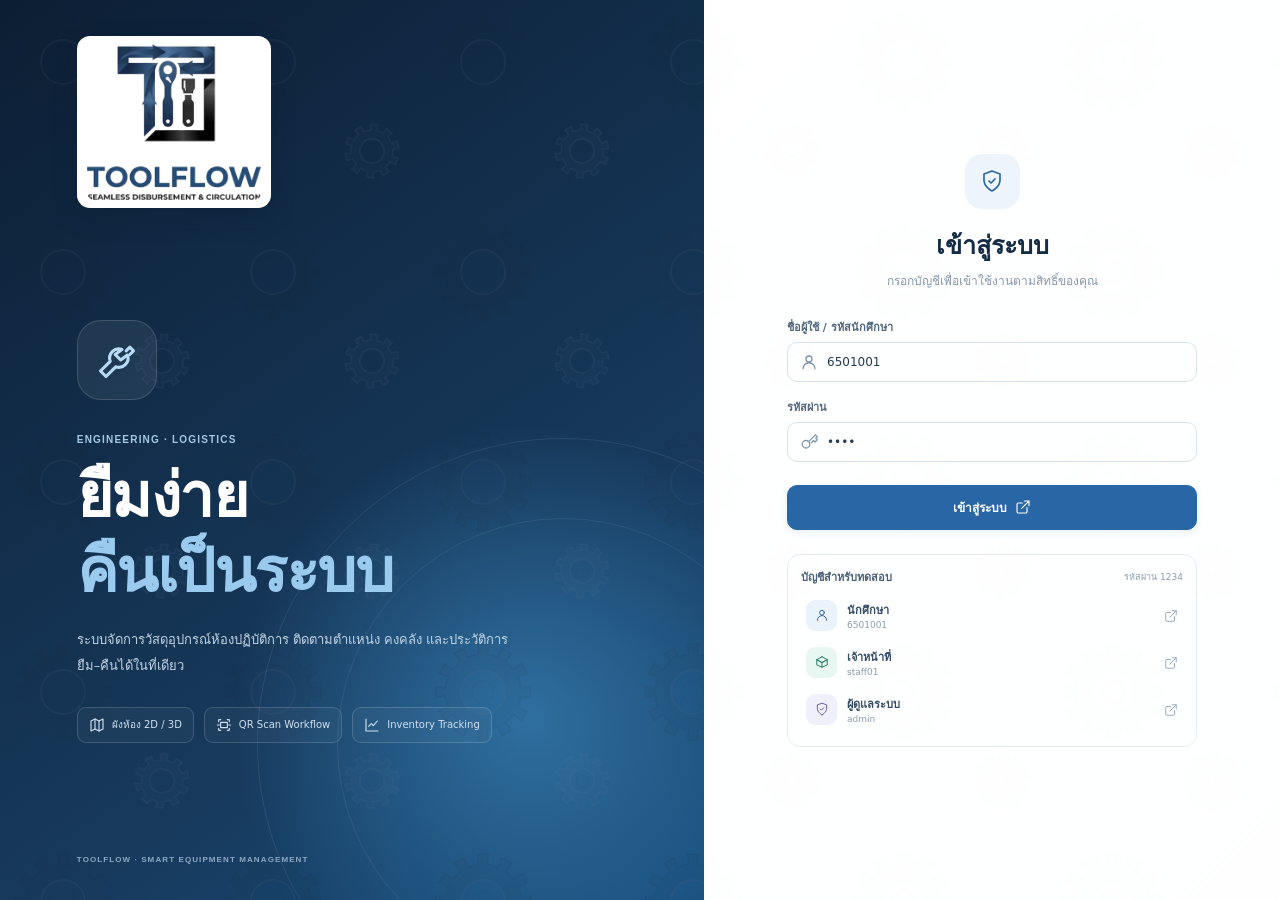
<file: index.html>
<!doctype html><html lang="th"><head><meta charset="utf-8"><meta name="viewport" content="width=device-width,initial-scale=1"><title>TOOLFLOW - เข้าสู่ระบบ</title><link rel="stylesheet" href="assets/css/styles.css"></head><body data-page="login"><script src="assets/js/app.js" defer></script></body></html>
</file>
<file: assets/css/styles.css>
:root{--navy:#10243e;--navy-2:#193957;--blue:#2866a6;--blue-2:#397ab9;--blue-soft:#eaf2fb;--ink:#192b40;--muted:#718198;--line:#e2e8f0;--line-dark:#cbd6e2;--canvas:#f4f7fb;--white:#fff;--green:#147d63;--green-bg:#e8f7f1;--amber:#a86613;--amber-bg:#fff4df;--red:#b43d48;--red-bg:#ffeff0;--shadow:0 8px 24px rgba(15,35,60,.055);--radius:18px}
*{box-sizing:border-box}html{min-height:100%;scroll-behavior:smooth}body{margin:0;background:var(--canvas);color:var(--ink);font-family:'IBM Plex Sans Thai',Inter,system-ui,sans-serif;font-size:14px;-webkit-font-smoothing:antialiased}button,input,select,textarea{font:inherit}button,a,select{outline-offset:3px}button{cursor:pointer}a{color:inherit;text-decoration:none}.ico{display:inline-block;flex-shrink:0;vertical-align:middle}.hidden{display:none!important}.muted{color:var(--muted)}small{font-size:12px}.eyebrow{font-family:Inter,'IBM Plex Sans Thai',sans-serif;font-size:10px;letter-spacing:1.2px;font-weight:700;color:#66809a}.breadcrumbs{font:600 10px Inter,sans-serif;letter-spacing:1.1px;color:#8795a8;text-transform:uppercase}.breadcrumbs span{padding:0 7px;color:#b2bdca}
/* App frame */
.app-shell{min-height:100vh;display:grid;grid-template-columns:230px minmax(0,1fr)}.sidebar{height:100vh;position:sticky;top:0;display:flex;flex-direction:column;background:linear-gradient(180deg,#10243e 0%,#102b49 100%);color:#eaf2fa;padding:22px 14px 14px;z-index:20;overflow:auto}.brand{display:flex;align-items:center;gap:11px;padding:2px 10px 27px;color:#fff}.brand-mark{width:41px;height:41px;border-radius:13px;display:grid;place-items:center;color:white;background:linear-gradient(145deg,#4384c3,#235a91);box-shadow:0 6px 15px #071a2b66}.brand-copy{display:flex;flex-direction:column;gap:2px;line-height:1.1}.brand-copy b{font:800 15px Inter,sans-serif;letter-spacing:1.4px}.brand-copy small{font:500 9px Inter,sans-serif;color:#a5bdd3;letter-spacing:.35px}.side-caption{padding:5px 12px 11px;color:#8da8c2;font:700 9px Inter,'IBM Plex Sans Thai',sans-serif;letter-spacing:1.3px;text-transform:uppercase}.side-nav{display:flex;flex-direction:column;gap:5px}.nav-link{position:relative;min-height:46px;display:flex;align-items:center;gap:12px;padding:0 12px;border-radius:11px;color:#bfd0e0;font-size:13px;font-weight:500;transition:background .18s,color .18s}.nav-link:hover{color:white;background:#ffffff0d}.nav-link.active{background:linear-gradient(90deg,#2d6fa9,#255c91);color:white;box-shadow:0 6px 14px #071a2b36}.nav-icon{width:23px;display:grid;place-items:center}.nav-indicator{width:4px;height:20px;border-radius:4px;background:#c9e6ff;position:absolute;right:0}.sidebar-spacer{flex:1;min-height:25px}.sidebar-account{display:flex;align-items:center;gap:9px;padding:13px 5px;border-top:1px solid #ffffff17;border-bottom:1px solid #ffffff17}.avatar,.top-avatar{display:grid;place-items:center;border-radius:50%;background:#2d4a67;color:white;width:34px;height:34px;flex-shrink:0}.account-copy{min-width:0;display:flex;flex-direction:column;gap:2px;flex:1}.account-copy b{font-size:11px;white-space:nowrap;overflow:hidden;text-overflow:ellipsis;color:#fff}.account-copy small{font-size:10px;color:#9eb4ca}.icon-button{border:1px solid var(--line);border-radius:10px;background:#fff;color:#6b7b8f;width:34px;height:34px;display:inline-grid;place-items:center;padding:0;transition:background .15s,border .15s,color .15s}.icon-button:hover{border-color:#b7c7d7;background:#f4f8fc;color:var(--navy)}.logout-btn{border-color:#ffffff20;background:#ffffff0b;color:#c1d3e3}.logout-btn:hover{background:#ffffff16;color:white}.sidebar-foot{padding:12px 4px 0;text-align:center;font:600 8px Inter,sans-serif;letter-spacing:.8px;color:#6885a0}.app-main{min-width:0}.topbar{min-height:87px;display:flex;align-items:center;justify-content:space-between;gap:20px;padding:17px clamp(18px,3vw,40px);background:#fff;border-bottom:1px solid var(--line)}.topbar-title h1{font-size:22px;line-height:1.35;margin:5px 0 0;font-weight:700;letter-spacing:-.35px;color:var(--navy)}.topbar-actions{display:flex;align-items:center;gap:13px}.demo-pill{display:inline-flex;align-items:center;gap:7px;border:1px solid #dce7f2;border-radius:20px;padding:7px 11px;font:700 9px Inter,sans-serif;letter-spacing:.6px;color:#53708d;background:#f8fbfe}.demo-pill span{width:6px;height:6px;border-radius:50%;background:#36a17b;box-shadow:0 0 0 3px #dff5ed}.top-avatar{width:35px;height:35px;background:#eaf1f8;color:#345d86}.content{max-width:1520px;margin:0 auto;padding:26px clamp(16px,3vw,40px) 40px}.mobile-nav{display:none}
/* Common surfaces */
.card{background:#fff;border:1px solid #e5ebf2;border-radius:var(--radius);box-shadow:var(--shadow);padding:22px;margin-bottom:18px;min-width:0}.card h2,.card h3{margin:0;color:var(--navy)}.card-heading,.section-heading,.selection-title{display:flex;align-items:center;justify-content:space-between;gap:15px;margin-bottom:18px}.card-heading h2,.section-heading h2,.selection-title h3{font-size:16px;line-height:1.4;font-weight:700}.card-heading p,.section-heading p{margin:4px 0 0;color:var(--muted);font-size:12px}.page-intro{display:flex;align-items:center;justify-content:space-between;gap:18px;margin-bottom:22px}.page-intro h2{font-size:20px;margin:0;color:var(--navy)}.page-intro p{font-size:13px;color:var(--muted);margin:4px 0 0}.btn{display:inline-flex;align-items:center;justify-content:center;gap:8px;min-height:39px;padding:9px 14px;border:1px solid transparent;border-radius:10px;font-weight:600;font-size:12px;transition:transform .12s,background .15s,border-color .15s;white-space:nowrap}.btn:active{transform:translateY(1px)}.btn-primary{background:var(--blue);border-color:var(--blue);color:#fff;box-shadow:0 3px 8px #2866a61b}.btn-primary:hover{background:#1e568d;border-color:#1e568d}.btn-outline{background:#fff;border-color:#d5dfe9;color:#3d5875}.btn-outline:hover{border-color:#91abc4;background:#f6f9fc}.btn-light{background:#fff;color:#244f78;border-color:#fff}.btn-light:hover{background:#f0f7ff}.btn-sm{min-height:30px;padding:5px 9px;font-size:11px;border-radius:8px;gap:5px}.full-btn{width:100%;margin-top:8px}.text-link{display:inline-flex;align-items:center;gap:6px;color:#2866a6;font-size:12px;font-weight:700;white-space:nowrap}.text-link:hover{color:#17416d}.soft-pill{display:inline-flex;gap:7px;align-items:center;background:#edf4fb;color:#426a8d;border:1px solid #dbe7f3;border-radius:22px;padding:7px 10px;font:700 9px Inter,sans-serif;letter-spacing:.6px;white-space:nowrap}.status-badge{display:inline-flex;align-items:center;gap:6px;border-radius:20px;padding:5px 9px;font-size:10px;font-weight:600;white-space:nowrap}.status-badge i{width:5px;height:5px;border-radius:50%;background:currentColor}.status-badge.success{color:#14765b;background:#e7f7f0}.status-badge.warning{color:#996014;background:#fff3da}.status-badge.danger{color:#b53e4a;background:#ffebed}.status-badge.info{color:#2b669e;background:#e8f2fc}.status-badge.neutral{color:#60748b;background:#eef2f6}.stat-grid{display:grid;grid-template-columns:repeat(3,minmax(0,1fr));gap:14px;margin-bottom:25px}.stat-card{position:relative;min-height:124px;border:1px solid #e0e8f1;border-radius:15px;background:#fff;padding:17px 19px;box-shadow:0 4px 14px #183a5a05}.stat-top{display:flex;align-items:center;justify-content:space-between;color:#6d7d90;font-size:12px;font-weight:500}.stat-icon{width:37px;height:37px;display:grid;place-items:center;border-radius:11px;background:#edf4fb;color:#30689d}.stat-card>strong{display:block;font:700 27px Inter,'IBM Plex Sans Thai',sans-serif;color:var(--navy);margin:8px 0 2px}.stat-card>small{color:#8796a8;font-size:10px}.g{display:grid;grid-template-columns:repeat(auto-fit,minmax(150px,1fr));gap:14px}.section-heading{margin:26px 0 12px}
/* Welcome */
.welcome-banner{overflow:hidden;position:relative;display:flex;align-items:center;justify-content:space-between;min-height:210px;margin-bottom:22px;padding:28px 32px;border-radius:20px;background:linear-gradient(118deg,#10243e 0%,#173d64 65%,#23679e 100%);color:white;box-shadow:0 10px 24px #1336571a}.welcome-banner .eyebrow{color:#9fc5e8}.welcome-banner h2{font-size:25px;margin:8px 0 5px;color:#fff}.welcome-banner p{max-width:540px;color:#c6d6e6;margin:0;font-size:13px;line-height:1.8}.welcome-actions{display:flex;align-items:center;gap:18px;margin-top:17px}.banner-link{display:inline-flex;align-items:center;gap:6px;color:#d7e8f6;font-size:12px;font-weight:600}.banner-art{position:relative;width:160px;height:150px;display:grid;place-items:center;color:#d7eafa;z-index:1}.banner-art .ico{position:relative;z-index:2;filter:drop-shadow(0 8px 10px #03172980)}.art-circle{position:absolute;border:1px solid #c9e7ff3b;border-radius:50%;width:146px;height:146px}.art-circle.c2{width:102px;height:102px;background:#7fb1dc13}
/* Maps */
.map-card{padding:20px 20px 14px}.segmented{display:flex;gap:3px;padding:3px;background:#f0f4f8;border:1px solid #e3e9f0;border-radius:10px;flex-shrink:0}.segmented button{display:inline-flex;align-items:center;justify-content:center;gap:5px;min-height:30px;padding:5px 10px;background:transparent;border:0;border-radius:7px;color:#718198;font-size:11px;font-weight:700}.segmented button.selected{background:#fff;color:#205b91;box-shadow:0 1px 4px #152f490f}.room-svg{display:block;width:100%;height:auto;max-height:680px}.map-3d-svg{min-height:300px}.map-2d-svg{max-width:670px;margin:0 auto}.map-location{cursor:pointer;outline:none}.map-location .location-body{stroke:#51708e;stroke-width:1.8;transition:fill .15s,stroke .15s}.map-location:hover .location-body{stroke:#2367a8;stroke-width:3}.map-location.picked .location-body{stroke:#1e5fa1;stroke-width:3}.location-shadow{fill:#172f49;opacity:.12}.location-letter{font:800 15px Inter,sans-serif;fill:#294763;pointer-events:none}.location-name{font:600 9px 'IBM Plex Sans Thai',sans-serif;fill:#425b75;pointer-events:none}.location-count{fill:#265d91;stroke:#fff;stroke-width:1}.count-text{fill:#fff;font:700 8px Inter,sans-serif;pointer-events:none}.room-label{font:600 12px 'IBM Plex Sans Thai',sans-serif;fill:#38516b}.room-small{font:500 9px 'IBM Plex Sans Thai',sans-serif;fill:#94a3b8}.iso-location{cursor:pointer;outline:none;filter:drop-shadow(0 3px 2px #18334b0c)}.iso-location:hover polygon{stroke:#2b76ba;stroke-width:1.7}.iso-location.picked{filter:drop-shadow(0 5px 5px #245e9630)}.iso-location.picked polygon{stroke:#2866a6;stroke-width:1.7}.iso-label rect{stroke:#ffffff;stroke-width:1.2}.iso-label text{font:700 9px Inter,'IBM Plex Sans Thai',sans-serif;fill:#fff}.iso-room-label{font:700 11px 'IBM Plex Sans Thai',sans-serif;fill:#3e5b77;paint-order:stroke;stroke:#f6f9fc;stroke-width:3px;stroke-linejoin:round}.floor-grid path{fill:none}.scene-legend-title{font:700 9px Inter,sans-serif;letter-spacing:.5px;fill:#2b4967}.scene-legend-sub{font:500 9px 'IBM Plex Sans Thai',sans-serif;fill:#70849a}.map-footer{display:flex;align-items:center;justify-content:space-between;gap:12px;padding:12px 4px 0;color:#7b8ca0;font-size:10px;border-top:1px solid #edf1f6}.map-footer>span:first-child{display:flex;gap:6px;align-items:center}.map-footer>span:first-child .ico{color:#4b8d75}.map-legend{display:flex;align-items:center;gap:6px}.legend-dot{width:7px;height:7px;border-radius:50%;display:inline-block}.selected-dot{background:#2866a6;margin-left:7px}.stock-dot{background:#91adc8;margin-left:7px}.inventory-card{padding-bottom:10px}.search-small{display:flex;align-items:center;gap:7px;min-width:170px;max-width:240px;border:1px solid #dce5ee;border-radius:9px;padding:0 9px;color:#8292a5;background:#fff}.search-small input{border:0!important;outline:none!important;box-shadow:none!important;padding:9px 0!important;margin:0!important;min-width:0;background:transparent}.selection-title{margin:0 0 12px}.selection-title h3{margin:3px 0 0}.inventory-table-wrap{width:100%;overflow-x:auto}.data-table{width:100%;border-collapse:separate;border-spacing:0;font-size:12px;min-width:620px}.data-table th{background:#f6f9fc;color:#71839a;font-size:10px;font-weight:700;letter-spacing:.2px;padding:11px 12px;text-align:left;border-top:1px solid #e8eef4;border-bottom:1px solid #e8eef4;white-space:nowrap}.data-table th:first-child{border-radius:8px 0 0 8px}.data-table th:last-child{border-radius:0 8px 8px 0}.data-table td{padding:12px;border-bottom:1px solid #edf1f5;color:#5a6d82;vertical-align:middle}.data-table tbody tr:hover td{background:#fafcfe}.data-table td b{color:#314962}.item-cell{display:flex;align-items:center;gap:10px;min-width:155px}.item-symbol{display:grid;place-items:center;width:35px;height:35px;border:1px solid #dce8f4;background:#f0f6fc;color:#3b6e9e;border-radius:10px;flex-shrink:0}.item-cell>div,.table-person{display:flex;flex-direction:column;gap:3px}.item-cell small,.table-person small{font-size:10px;color:#94a2b3}.item-cell b,.table-person b{font-size:12px;color:#273e56}
/* Forms and admin */
label{display:block;font-size:11px;font-weight:700;color:#52677e;margin:0 0 6px}input,select,textarea{display:block;width:100%;min-width:0;border:1px solid #d7e1eb;border-radius:9px;background:#fff;color:#233a52;padding:10px 11px;font-size:12px;outline:none;transition:border .15s,box-shadow .15s;margin:0 0 13px}input::placeholder,textarea::placeholder{color:#a4b0bf}input:focus,select:focus,textarea:focus{border-color:#6ba0d1;box-shadow:0 0 0 3px #dcecfb}input:disabled,select:disabled{background:#f1f4f8;color:#8996a5}.form-grid{display:grid;grid-template-columns:repeat(2,minmax(0,1fr));gap:0 12px}.form-grid.three{grid-template-columns:repeat(3,minmax(0,1fr))}.form-grid>*{min-width:0}.req{color:#c23a4d}.form-footnote{font-size:10px;color:#8796a8;line-height:1.65;margin:12px 0 0}.two-col-layout{display:grid;grid-template-columns:minmax(0,1fr) minmax(0,1fr);gap:18px;align-items:start}.two-col-layout .card{margin-bottom:18px}.admin-work-grid{display:grid;grid-template-columns:repeat(2,minmax(0,1fr));gap:18px}.admin-work-grid .card{height:100%}.admin-work-grid form{display:flex;flex-direction:column}.location-add-card{background:linear-gradient(180deg,#fff,#fbfdff)}.location-admin-grid{display:grid;grid-template-columns:repeat(2,minmax(0,1fr));gap:12px}.location-admin-item{display:flex;align-items:center;gap:12px;border:1px solid #e4ebf3;border-radius:13px;padding:12px;min-width:0}.location-admin-visual{width:59px;height:65px;border-radius:11px;background:linear-gradient(145deg,#e6eff9,#f6f9fc);color:#3b6d9f;display:flex;flex-direction:column;align-items:center;justify-content:center;gap:4px;flex-shrink:0}.location-admin-visual span{font:700 9px Inter,sans-serif;color:#567491}.location-admin-info{min-width:0;flex:1}.location-admin-info>b{font-size:12px;color:#2b415a}.location-admin-info>small{display:block;color:#8998aa;font-size:10px;margin:3px 0 9px}.location-actions{display:flex;align-items:center;gap:5px;flex-wrap:wrap}.danger-button{color:#a94a51;background:#fff;border-color:#f0dfe1}.danger-button:hover{color:#a72835;background:#fff3f4;border-color:#eabac0}.table-actions{display:flex;align-items:center;gap:5px;white-space:nowrap}.role-select{margin:0;min-width:115px;padding:7px 9px;font-size:11px}.role-count-row{display:flex;align-items:center;gap:12px;padding:13px 0;border-bottom:1px solid #edf1f5}.role-count-row>span:nth-child(2){flex:1;display:flex;flex-direction:column;gap:3px}.role-count-row b{font-size:12px}.role-count-row small{font-size:10px;color:#8998aa}.role-count-row>strong{font:700 18px Inter,sans-serif;color:#274d75}.role-avatar{display:grid;place-items:center;width:38px;height:38px;border-radius:12px;background:#edf4fb;color:#376b9b;flex-shrink:0}.role-avatar.staff{background:#edf7f4;color:#297e68}.role-avatar.admin{background:#f0effc;color:#6456a2}.role-avatar.student{background:#edf4fb;color:#376b9b}.permission-card{display:flex;align-items:flex-start;gap:12px;padding:13px 0;border-bottom:1px solid #edf1f5}.permission-card:last-child{border-bottom:0}.permission-card>div{flex:1}.permission-card b{font-size:12px}.permission-card p{font-size:11px;line-height:1.7;color:#78899c;margin:4px 0 0}
/* Camera and borrow */
.camera-card,.cart-card{min-width:0}.scanner-frame{height:240px;position:relative;overflow:hidden;background:radial-gradient(ellipse at center,#263f59,#0c1b2d);border-radius:15px;display:grid;place-items:center;border:1px solid #18334f}.scanner-frame video{width:100%;height:100%;object-fit:cover;display:block;background:transparent}.scanner-frame video:not([srcObject]){display:block}.scanner-frame:has(video[srcObject]) .camera-placeholder{display:none}.camera-placeholder{position:absolute;inset:0;display:flex;align-items:center;justify-content:center;flex-direction:column;gap:10px;color:#d9e7f5;background:linear-gradient(145deg,#142a42b8,#0c1b2da6);pointer-events:none}.camera-placeholder .ico{color:#8eb7df}.camera-placeholder b{font-size:12px;font-weight:600}.camera-placeholder small{font-size:10px;color:#9db2c6}.scan-corners{position:absolute;inset:24px 25%;pointer-events:none;opacity:.86}.scan-corners i{position:absolute;width:22px;height:22px;border-color:#7ec7ff;border-style:solid}.scan-corners i:nth-child(1){top:0;left:0;border-width:2px 0 0 2px;border-radius:5px 0 0}.scan-corners i:nth-child(2){top:0;right:0;border-width:2px 2px 0 0;border-radius:0 5px 0 0}.scan-corners i:nth-child(3){bottom:0;left:0;border-width:0 0 2px 2px;border-radius:0 0 0 5px}.scan-corners i:nth-child(4){bottom:0;right:0;border-width:0 2px 2px 0;border-radius:0 0 5px 0}.scan-corners span{position:absolute;top:50%;left:2px;right:2px;height:1px;background:#7ec7ff9c;box-shadow:0 0 8px #7ec7ff}.camera-controls{display:flex;gap:8px;margin-top:12px}.camera-note{font-size:10px;line-height:1.7;color:#8090a2;margin:10px 0 0}.camera-card .card-heading{align-items:flex-start}.cart-count{font-size:11px;padding:6px 9px;border-radius:8px;background:#edf4fb;color:#3b6b99;font-weight:700;white-space:nowrap}.cart-line{display:flex;align-items:flex-start;gap:10px;padding:13px 0;border-bottom:1px solid #edf1f5}.cart-line:last-child{border-bottom:0}.cart-line-icon{width:33px;height:33px;display:grid;place-items:center;color:#386c9d;background:#eff5fb;border-radius:9px;flex-shrink:0}.cart-line-info{min-width:0;flex:1}.cart-line-info>b,.cart-line-info>small{display:block}.cart-line-info>b{font-size:12px;color:#314962}.cart-line-info>small{font-size:10px;color:#8a9aac;margin-top:2px}.cart-line-qty{display:flex;align-items:center;gap:9px;margin-top:8px}.cart-line-qty>b{font:700 12px Inter,sans-serif;min-width:10px;text-align:center}.cart-line-qty>span{font-size:9px;color:#8b9aad;margin-left:3px}.qty-btn{width:24px;height:24px;display:grid;place-items:center;padding:0;border:1px solid #d9e4ee;border-radius:7px;background:#fff;color:#4e6985}.qty-btn:hover{background:#eff6fd}.cart-summary{display:flex;align-items:center;justify-content:space-between;border-top:1px solid #e8eef4;margin-top:10px;padding:14px 0 4px;color:#6e8094;font-size:12px}.cart-summary b{font-size:15px;color:#203c59}.quick-select{margin-top:0}.quick-select-grid{display:grid;grid-template-columns:repeat(3,minmax(0,1fr));gap:9px}.quick-location,.quick-item{display:flex;align-items:center;gap:9px;border:1px solid #e0e8f0;border-radius:11px;padding:10px;background:#fff;text-align:left;color:#6e8197;min-width:0;transition:border .15s,background .15s}.quick-location:hover,.quick-item:hover{border-color:#9cb8d2;background:#f8fbfe}.quick-icon{display:grid;place-items:center;width:33px;height:33px;background:#eff5fb;border-radius:9px;color:#386c9d;flex-shrink:0}.quick-location>span:nth-child(2),.quick-item>span:nth-child(2){display:flex;flex-direction:column;gap:2px;min-width:0;flex:1}.quick-location b,.quick-item b{font-size:11px;color:#344c65;white-space:nowrap;overflow:hidden;text-overflow:ellipsis}.quick-location small,.quick-item small{font-size:9px;color:#90a0b1}.quick-location>.ico,.quick-item>.ico{color:#7e97ae}.two-col-layout .empty-state{padding:28px 10px}.empty-state{display:flex;flex-direction:column;align-items:center;justify-content:center;gap:8px;padding:38px 12px;text-align:center;color:#93a2b3}.empty-state .ico{color:#a3b5c6}.empty-state b{color:#526980;font-size:12px}.empty-state span{font-size:10px}
/* Return */
.return-layout{grid-template-columns:minmax(260px,.85fr) minmax(0,1.15fr)}.return-qr-card{text-align:center;padding:28px 23px}.return-qr-card>.eyebrow{display:block;margin-bottom:8px}.return-qr{display:flex;justify-content:center;margin:10px auto 17px;padding:10px;width:max-content;border:1px solid #e5edf5;border-radius:15px;background:#fff}.qr-wrap{display:flex;flex-direction:column;align-items:center;gap:8px}.qr-slot{width:174px;height:174px;display:grid;place-items:center;background:#fff}.qr-slot img,.qr-slot canvas,.qr-fallback{width:174px!important;height:174px!important;display:block}.qr-fallback{width:174px;height:174px}.qr-wrap small{font:600 10px Inter,sans-serif;letter-spacing:.6px;color:#8a9aab}.return-qr-card h2{font-size:18px;margin:0}.return-qr-card>.muted{margin:4px 0 15px;font-size:11px}.return-instruction{display:flex;gap:9px;align-items:flex-start;padding:12px;border-radius:10px;text-align:left;background:#edf7f3;color:#27745e;font-size:11px;line-height:1.7}.return-instruction .ico{flex-shrink:0;margin-top:2px}.history-card{border:1px solid #e4ebf2;border-radius:13px;padding:14px;margin-bottom:10px;background:#fff}.history-card:last-child{margin-bottom:0}.history-head{display:flex;align-items:center;justify-content:space-between;gap:10px}.history-id{display:flex;align-items:center;gap:7px;color:#2c5279}.history-id b{font:700 12px Inter,sans-serif}.history-meta{display:flex;flex-wrap:wrap;gap:8px 13px;margin-top:10px;color:#7d8ea1;font-size:10px}.history-meta span{display:inline-flex;align-items:center;gap:5px}.history-items{display:flex;flex-wrap:wrap;gap:6px;margin-top:12px;padding-top:10px;border-top:1px solid #eef2f6}.history-items span{font-size:10px;border-radius:6px;padding:5px 7px;background:#f3f6fa;color:#60768b}.history-items b{color:#334f6b}.return-stamp{display:flex;align-items:center;gap:5px;margin-top:10px;color:#168066;font-size:10px}.filter-row{display:flex;align-items:center;justify-content:space-between;gap:14px;margin-bottom:17px}.filter-row .segmented{max-width:100%;overflow-x:auto}
/* Staff return checker */
.manual-scan{margin-top:19px;padding-top:16px;border-top:1px solid #e8eef4}.manual-scan label{margin-bottom:8px}.manual-scan-row{display:flex;gap:8px;align-items:center}.manual-scan-row select{flex:1;margin:0;min-width:0}.student-identity{display:flex;align-items:center;gap:12px;padding:15px;border:1px solid #e0eaf3;border-radius:13px;background:#f8fbfe}.student-avatar{width:48px;height:48px;border-radius:14px;background:#e4effa;display:grid;place-items:center;color:#316b9f;flex-shrink:0}.student-identity h3{margin:0 0 3px;font-size:14px}.student-identity p{margin:0 0 3px;color:#4e7192;font-size:11px}.student-identity small{color:#8797a8;font-size:10px}.student-contact-grid{display:grid;grid-template-columns:repeat(2,minmax(0,1fr));gap:8px;margin:11px 0 20px}.student-contact-grid>div{display:flex;flex-direction:column;gap:5px;border:1px solid #e7edf3;border-radius:10px;padding:10px;min-width:0}.student-contact-grid small{color:#8a9aab;font-size:9px}.student-contact-grid b{font-size:10px;color:#405a74;overflow-wrap:anywhere}.loan-list-title{display:flex;align-items:center;justify-content:space-between;gap:10px;margin-bottom:12px;font-size:12px}.loan-return-item{padding:13px;margin:10px 0;border:1px solid #e0e9f2;border-radius:12px;background:#fcfdff}.loan-return-top{display:flex;align-items:center;justify-content:space-between;gap:10px}.loan-return-top>b{font:700 12px Inter,sans-serif;color:#315b82}.loan-return-top small{font-size:10px;color:#8796a8}.loan-return-products{display:flex;flex-direction:column;gap:5px;margin:11px 0;color:#5c7188;font-size:11px}.loan-return-products b{color:#2d4966}.loan-due{font-size:10px;color:#8a9bad;border-top:1px solid #edf1f5;padding-top:9px;margin-bottom:8px}
/* Profile */
.profile-layout{display:grid;grid-template-columns:minmax(0,1.5fr) minmax(230px,.7fr);gap:18px;align-items:start}.profile-main{padding:0;overflow:hidden}.profile-cover{height:118px;background:linear-gradient(120deg,#10243e,#1b5484 70%,#77a6cb);position:relative}.profile-cover:after{content:"";position:absolute;width:220px;height:220px;border-radius:50%;border:1px solid #fff2;right:8%;top:-95px;box-shadow:0 0 0 25px #ffffff06,0 0 0 52px #ffffff04}.profile-identity{display:flex;align-items:center;gap:15px;padding:0 24px;margin-top:-32px;position:relative}.profile-avatar{display:grid;place-items:center;width:72px;height:72px;border-radius:22px;background:#eaf2fb;color:#2e669c;border:4px solid #fff;box-shadow:0 4px 15px #142f4e15}.profile-identity h2{margin:22px 0 3px;font-size:20px}.profile-identity p{margin:0;color:#7a8ca0;font-size:11px}.profile-info-grid{display:grid;grid-template-columns:repeat(2,minmax(0,1fr));gap:0 20px;padding:26px 24px 22px}.profile-info-item{display:flex;align-items:center;gap:10px;padding:14px 0;border-bottom:1px solid #edf1f5;min-width:0}.info-icon{display:grid;place-items:center;width:34px;height:34px;border-radius:10px;background:#f0f5fa;color:#557da3;flex-shrink:0}.profile-info-item>div{display:flex;flex-direction:column;gap:4px;min-width:0}.profile-info-item small{font-size:10px;color:#8797a8}.profile-info-item b{font-size:11px;color:#3d5670;overflow-wrap:anywhere}.profile-actions{display:flex;flex-wrap:wrap;gap:9px;padding:0 24px 24px}.profile-side{padding:23px}.profile-side-icon{width:45px;height:45px;display:grid;place-items:center;border-radius:13px;background:#eaf2fb;color:#3b6d9d;margin-bottom:14px}.profile-side h3{font-size:15px}.profile-side>p{font-size:11px;line-height:1.8;color:#8493a5;margin:7px 0 18px}.account-detail{display:flex;align-items:center;justify-content:space-between;gap:10px;padding:12px 0;border-top:1px solid #edf1f5;font-size:11px}.account-detail>span{color:#8998a8}.account-detail>b{font-size:10px;color:#47617b}
/* Login */
.login-screen{display:grid;grid-template-columns:minmax(0,1.1fr) minmax(420px,.9fr);min-height:100vh;background:#fff}.login-left{position:relative;overflow:hidden;display:flex;flex-direction:column;justify-content:space-between;padding:36px clamp(28px,6vw,86px);background:radial-gradient(circle at 75% 80%,#2f6fa0 0,transparent 33%),linear-gradient(145deg,#0c1e34,#173a5d 68%,#174e7d);color:#fff}.login-left:before,.login-left:after{content:"";position:absolute;border:1px solid #c4e2ff19;border-radius:50%;pointer-events:none}.login-left:before{width:610px;height:610px;right:-165px;bottom:-150px}.login-left:after{width:450px;height:450px;right:-85px;bottom:-70px}.login-brand{position:relative;z-index:1;display:flex;align-items:center;gap:11px;font:800 17px Inter,sans-serif;letter-spacing:1.5px}.login-brand>.ico{width:49px;height:49px;padding:9px;border-radius:14px;background:#367bb5;color:#fff}.login-brand span{display:flex;flex-direction:column;gap:4px}.login-brand small{font-size:9px;letter-spacing:1.4px;color:#a8c9e3}.login-promo{position:relative;z-index:1;max-width:550px;padding:60px 0}.promo-mark{width:80px;height:80px;border-radius:24px;display:grid;place-items:center;background:#ffffff11;border:1px solid #ffffff24;color:#b8dbf5;margin-bottom:30px}.login-promo .eyebrow{color:#a5c8e4}.login-promo h1{font-size:clamp(40px,4.8vw,65px);line-height:1.22;letter-spacing:-1.5px;margin:13px 0 18px;color:#fff}.login-promo h1 em{font-style:normal;color:#9bcaef}.login-promo>p{color:#c3d5e5;line-height:2;font-size:13px;max-width:450px}.promo-features{display:flex;flex-wrap:wrap;gap:10px;margin-top:28px}.promo-features span{display:inline-flex;align-items:center;gap:7px;border:1px solid #ffffff28;background:#ffffff09;border-radius:9px;padding:9px 11px;color:#d0e1f1;font-size:10px}.login-copyright{position:relative;z-index:1;color:#8caac3;font:600 8px Inter,sans-serif;letter-spacing:1.1px}.login-right{display:flex;align-items:center;justify-content:center;padding:42px clamp(28px,5vw,72px);background:#fff}.login-form{width:100%;max-width:410px}.login-heading{text-align:center;margin-bottom:28px}.login-icon{width:55px;height:55px;display:grid;place-items:center;border-radius:17px;background:#edf4fb;color:#2f689f;margin:0 auto 16px}.login-heading h2{font-size:25px;margin:0;color:#142c46}.login-heading p{font-size:12px;color:#8896a8;margin:6px 0 0}.login-form>label{margin-top:16px}.input-icon{display:flex;align-items:center;gap:9px;border:1px solid #d8e2ec;border-radius:10px;padding:0 12px;color:#7d95aa;margin-bottom:3px}.input-icon:focus-within{border-color:#6ba0d1;box-shadow:0 0 0 3px #dcecfb}.input-icon input{border:0!important;box-shadow:none!important;padding:12px 0;margin:0;background:transparent}.login-submit{width:100%;height:45px;margin-top:20px}.demo-accounts{margin-top:24px;border:1px solid #e5ebf2;border-radius:13px;padding:13px}.demo-accounts-heading{display:flex;align-items:center;justify-content:space-between;gap:8px;margin-bottom:6px;font-size:11px;font-weight:700;color:#4a6179}.demo-accounts-heading span{font-size:9px;color:#8e9dae;font-weight:500}.demo-accounts>button{display:flex;align-items:center;gap:10px;width:100%;border:0;background:transparent;border-radius:9px;padding:8px 5px;text-align:left;color:#6f8499}.demo-accounts>button:hover{background:#f4f8fc}.demo-role{display:grid;place-items:center;width:31px;height:31px;border-radius:9px;flex-shrink:0}.demo-role.student-role{background:#eaf2fb;color:#32689c}.demo-role.staff-role{background:#e8f7f1;color:#297d66}.demo-role.admin-role{background:#f0effc;color:#6959a3}.demo-accounts>button>span:nth-child(2){display:flex;flex-direction:column;gap:1px;flex:1}.demo-accounts>button b{font-size:11px;color:#334c65}.demo-accounts>button small{font-size:9px;color:#8c9bad}.demo-arrow{color:#9aaabd}
/* Modal */
.modal-overlay{position:fixed;inset:0;display:flex;align-items:center;justify-content:center;padding:18px;background:rgba(8,24,42,.58);z-index:100;backdrop-filter:blur(3px);overflow:auto}.modal-card{width:100%;max-width:480px;max-height:calc(100vh - 36px);overflow-y:auto;background:#fff;border:1px solid #e0e8f0;border-radius:18px;box-shadow:0 25px 70px #07192b44}.modal-wide{max-width:740px}.modal-body{padding:23px}.modal-heading{display:flex;align-items:flex-start;justify-content:space-between;gap:15px;margin-bottom:20px}.modal-heading h2{font-size:19px;margin:5px 0;color:#18324d}.modal-heading p{font-size:11px;color:#8392a5;margin:4px 0 0}.modal-actions{display:flex;justify-content:flex-end;gap:8px;margin-top:20px;padding-top:15px;border-top:1px solid #edf1f5}.qr-panel{display:flex;align-items:center;flex-direction:column;text-align:center;padding:16px;border:1px solid #e5edf4;border-radius:14px;background:#fbfdff}.qr-panel>b{font-size:13px;color:#284a6a;margin-top:12px}.qr-panel>span{font-size:10px;color:#71869b;margin-top:4px}.qr-panel>p{font-size:10px;color:#8a9aaa;line-height:1.6;max-width:275px;margin:10px 0 0}.detail-list{border-top:1px solid #edf1f5}.detail-list>div{display:flex;align-items:flex-start;justify-content:space-between;gap:16px;padding:11px 0;border-bottom:1px solid #edf1f5;font-size:11px}.detail-list span{color:#8191a3}.detail-list b{text-align:right;color:#344f6a}.detail-section-title{font-size:13px;margin:18px 0 10px;color:#2b4763}.location-pick-list{max-height:55vh;overflow:auto}.location-pick-row{display:flex;align-items:center;gap:10px;padding:11px 0;border-bottom:1px solid #edf1f5}.location-pick-row:last-child{border-bottom:0}.location-pick-row>span:nth-child(2){display:flex;flex-direction:column;gap:3px;flex:1;min-width:0}.location-pick-row b{font-size:11px;color:#334e69}.location-pick-row small{font-size:10px;color:#8293a6}
/* Responsive */
@media(max-width:1100px){.app-shell{grid-template-columns:80px minmax(0,1fr)}.sidebar{padding:20px 9px 12px}.brand{justify-content:center;padding:0 0 26px}.brand-copy,.side-caption,.nav-link>span:not(.nav-icon),.account-copy,.sidebar-foot{display:none}.nav-link{justify-content:center;padding:0;border-radius:11px}.nav-icon{width:auto}.nav-indicator{width:3px;right:-5px}.sidebar-account{justify-content:center;padding:14px 0}.logout-btn{display:none}.sidebar-account .avatar{width:36px;height:36px}.content{padding-top:22px}.quick-select-grid{grid-template-columns:repeat(2,minmax(0,1fr))}.login-screen{grid-template-columns:minmax(0,1fr) minmax(400px,.95fr)}.login-left{padding-left:36px;padding-right:36px}}
@media(max-width:760px){.app-shell{display:block}.sidebar{display:none}.topbar{min-height:72px;padding:13px 16px}.topbar-title h1{font-size:19px}.breadcrumbs{font-size:9px}.topbar-actions{gap:8px}.demo-pill{font-size:8px;padding:6px 8px}.top-avatar{width:32px;height:32px}.content{padding:17px 13px 95px}.mobile-nav{position:fixed;left:0;right:0;bottom:0;display:flex;align-items:stretch;justify-content:space-around;z-index:40;background:#fff;border-top:1px solid #e2e8f0;padding:7px 4px max(7px,env(safe-area-inset-bottom));box-shadow:0 -5px 18px #0c263d0a}.mobile-nav a{display:flex;flex:1;min-width:0;align-items:center;flex-direction:column;justify-content:center;gap:4px;color:#8494a5;font-size:9px;padding:4px 0}.mobile-nav a.active{color:#2866a6}.mobile-nav a.active .ico{stroke-width:2.2}.mobile-nav span{white-space:nowrap;font-weight:600}.card{border-radius:15px;padding:16px;margin-bottom:13px}.card-heading,.section-heading,.selection-title{align-items:flex-start}.card-heading h2,.section-heading h2,.selection-title h3{font-size:15px}.card-heading p,.section-heading p{font-size:11px;line-height:1.65}.stat-grid{grid-template-columns:repeat(2,minmax(0,1fr));gap:10px;margin-bottom:20px}.stat-card{padding:13px;min-height:110px;border-radius:13px}.stat-top{font-size:10px;gap:8px}.stat-icon{width:31px;height:31px;border-radius:9px}.stat-card>strong{font-size:24px}.stat-card>small{font-size:9px}.welcome-banner{min-height:190px;padding:22px 19px;border-radius:17px}.welcome-banner h2{font-size:22px}.welcome-banner p{font-size:11px;max-width:290px}.banner-art{position:absolute;right:-28px;bottom:-5px;opacity:.28;width:130px}.welcome-actions{gap:12px;flex-wrap:wrap}.btn{font-size:11px;min-height:37px;padding:8px 11px}.map-card{padding:15px 12px 10px}.map-card .card-heading{align-items:center;gap:8px}.map-card .card-heading p{max-width:190px}.segmented button{padding:5px 8px;font-size:10px}.map-3d-svg{min-height:240px}.map-2d-svg{max-height:470px}.map-footer{align-items:flex-start;flex-direction:column;font-size:9px}.map-legend{flex-wrap:wrap}.search-small{min-width:125px;max-width:170px}.search-small input{font-size:10px}.data-table{min-width:590px}.two-col-layout,.return-layout,.profile-layout,.admin-work-grid{grid-template-columns:minmax(0,1fr);gap:12px}.two-col-layout .card{margin-bottom:0}.page-intro{align-items:flex-start;margin-bottom:16px}.page-intro h2{font-size:17px}.page-intro p{font-size:11px;line-height:1.7}.page-intro>.btn{align-self:center}.quick-select-grid{grid-template-columns:repeat(2,minmax(0,1fr));gap:7px}.quick-location,.quick-item{gap:6px;padding:8px}.quick-icon{width:29px;height:29px}.quick-location b,.quick-item b{font-size:10px}.quick-location small,.quick-item small{font-size:8px}.camera-card .card-heading{flex-direction:row}.scanner-frame{height:220px}.staff-scanner{height:220px}.filter-row{align-items:flex-start;flex-direction:column}.filter-row .segmented{width:100%;justify-content:space-between}.filter-row .segmented button{flex:1}.filter-row .search-small{max-width:none;width:100%}.location-admin-grid{grid-template-columns:minmax(0,1fr)}.form-grid.three{grid-template-columns:repeat(3,minmax(0,1fr));gap:0 7px}.form-grid.three input{padding:9px 7px}.location-admin-info>small{line-height:1.5}.location-actions{gap:4px}.location-actions .btn{font-size:10px;padding:5px 7px}.profile-info-grid{padding:22px 16px 18px;gap:0 10px}.profile-identity{padding:0 16px;gap:10px}.profile-identity h2{font-size:16px}.profile-actions{padding:0 16px 18px}.profile-cover{height:100px}.profile-avatar{width:62px;height:62px;border-radius:18px}.profile-side{padding:18px}.return-qr-card{padding:22px 16px}.history-meta{gap:8px}.history-card{padding:12px}.modal-body{padding:18px}.modal-overlay{padding:10px}.modal-card{max-height:calc(100vh - 20px)}.student-contact-grid{gap:6px}.student-contact-grid>div{padding:8px}.manual-scan-row{align-items:stretch;flex-direction:column}.manual-scan-row .btn{width:100%}.login-screen{display:block;min-height:100vh;background:#fff}.login-left{display:none}.login-right{min-height:100vh;padding:30px 22px;align-items:center}.login-form{max-width:410px}.login-heading h2{font-size:23px}.login-heading{margin-bottom:22px}.demo-accounts{margin-top:20px}.promo-features{gap:6px}}
@media(max-width:380px){.content{padding-left:10px;padding-right:10px}.topbar-title h1{font-size:17px}.demo-pill{display:none}.quick-select-grid{grid-template-columns:1fr}.form-grid{gap:0 8px}.page-intro>.soft-pill{display:none}.map-card .card-heading{flex-direction:column}.map-card .card-heading .segmented{align-self:flex-end}.stat-card>strong{font-size:22px}.profile-info-grid{grid-template-columns:1fr}.mobile-nav a{font-size:8px}.mobile-nav .ico{width:18px;height:18px}}
@media(min-width:761px) and (max-width:1100px){.mobile-nav{display:none}.quick-select-grid{grid-template-columns:repeat(2,minmax(0,1fr))}.two-col-layout{grid-template-columns:repeat(2,minmax(0,1fr))}.admin-work-grid{grid-template-columns:1fr}.login-screen{grid-template-columns:minmax(0,1fr) minmax(360px,.9fr)}.login-left{padding:30px}.login-promo h1{font-size:47px}}


/* ===== v1.3 mobile-first role layouts, navy nav, equipment blocks and survey ===== */
.nav-link,.nav-link .nav-icon{color:#fff}
.nav-link{color:#f5f9ff}
.nav-link.active{background:linear-gradient(100deg,#2e70b0 0%,#1f5c95 100%);color:#fff}
.nav-link:hover{background:#ffffff16;color:#fff}
.nav-indicator{background:#fff}
.mobile-nav{background:#10243e;border-top:1px solid #274c71;box-shadow:0 -7px 22px #07192b22}
.mobile-nav a{color:#d8e7f5}
.mobile-nav a .ico{color:#fff;stroke:#fff}
.mobile-nav a.active{color:#fff;background:#245b8e;border-radius:10px}
.mobile-nav a.active .ico{stroke:#fff;stroke-width:2.1}
.mobile-nav a span{color:#fff;font-weight:600}

/* Student and stockkeeper surfaces are intentionally constrained to a phone-sized app canvas on all screens. */
.app-shell.role-student,.app-shell.role-staff{display:block;width:100%;max-width:440px;min-height:100dvh;margin:0 auto;background:var(--canvas);box-shadow:0 0 0 1px #dbe4ee,0 15px 50px #10243e12;position:relative}
.role-student .sidebar,.role-staff .sidebar{display:none!important}
.role-student .app-main,.role-staff .app-main{width:100%;min-width:0}
.role-student .topbar,.role-staff .topbar{min-height:70px;padding:12px 15px;gap:8px}
.role-student .topbar-title h1,.role-staff .topbar-title h1{font-size:18px}
.role-student .content,.role-staff .content{padding:16px 12px 92px}
.role-student .mobile-nav,.role-staff .mobile-nav{display:flex;position:fixed;width:min(100%,440px);left:50%;right:auto;bottom:0;transform:translateX(-50%);align-items:stretch;justify-content:space-around;z-index:40;padding:7px 3px max(7px,env(safe-area-inset-bottom));}
.role-student .mobile-nav a,.role-staff .mobile-nav a{min-width:0;flex:1;gap:4px;font-size:9px;padding:6px 1px;}
.role-student .mobile-nav a span,.role-staff .mobile-nav a span{font-size:9px;white-space:nowrap;letter-spacing:-.2px}
.role-student .two-col-layout,.role-staff .two-col-layout,.role-student .return-layout,.role-staff .return-layout,.role-student .profile-layout,.role-staff .profile-layout,.role-staff .admin-work-grid{grid-template-columns:minmax(0,1fr);gap:12px}
.role-student .stat-grid,.role-staff .stat-grid{grid-template-columns:repeat(2,minmax(0,1fr));gap:8px}
.role-student .stat-card,.role-staff .stat-card{min-height:96px;padding:12px}
.role-student .card,.role-staff .card{padding:15px;border-radius:15px;margin-bottom:12px}
.role-student .data-table,.role-staff .data-table{min-width:570px}
.role-student .map-card,.role-staff .map-card{padding:14px 10px}
.role-student .map-3d-svg,.role-staff .map-3d-svg{min-height:220px}
.role-student .map-2d-svg,.role-staff .map-2d-svg{max-height:none}
.role-student .page-intro,.role-staff .page-intro{align-items:flex-start;gap:10px}
.role-student .page-intro h2,.role-staff .page-intro h2{font-size:17px}
.role-student .quick-select-grid,.role-staff .quick-select-grid{grid-template-columns:repeat(2,minmax(0,1fr));gap:7px}
.role-student .profile-logout,.role-staff .profile-logout{color:#a6323e;border-color:#f0d9dd;background:#fff7f8}

/* Admin remains fluid: desktop sidebar, tablet compact navigation, and mobile bottom bar. */
.app-shell.role-admin{width:100%;max-width:none;margin:0;box-shadow:none}
.role-admin .admin-user-layout{align-items:start}
.role-admin .content{width:100%;}
.role-admin .profile-logout{color:#a6323e;border-color:#f0d9dd;background:#fff7f8}

/* Inventory blocks drawn in the 3D SVG; no bitmap assets or emoji are used. */
.shelf-item-block{cursor:help;filter:drop-shadow(0 1px 1px #18334b20)}
.shelf-item-block polygon,.shelf-item-block rect{vector-effect:non-scaling-stroke}
.shelf-item-block:hover{filter:drop-shadow(0 2px 3px #1d4f7a55)}
.shelf-item-more{cursor:help}

/* Satisfaction survey */
.survey-header{text-align:center;margin:0 0 20px;padding:3px 8px 18px;border-bottom:1px solid #e9eff5}
.survey-icon{width:52px;height:52px;margin:0 auto 12px;display:grid;place-items:center;border-radius:16px;background:#e9f2fc;color:#1f5b91}
.survey-header h2{font-size:21px;margin:7px 0 5px;color:#10243e}
.survey-header p{font-size:12px;line-height:1.7;color:#718198;margin:0 auto;max-width:470px}
.survey-progress-label{display:inline-flex;margin-top:10px;padding:5px 10px;border-radius:20px;background:#f2f6fa;color:#637990;font-size:10px}
.survey-form{max-width:610px;margin:0 auto}
.survey-question{border:0;border-bottom:1px solid #edf1f5;padding:0 0 14px;margin:0 0 15px;min-width:0}
.survey-question legend{display:block;width:100%;padding:0 0 9px;color:#28415b;font-size:12px;font-weight:700}
.survey-question legend span{color:#bd414a;margin-left:4px}
.survey-rating{display:grid;grid-template-columns:repeat(5,minmax(0,1fr));gap:8px}
.survey-rating-option{display:block;position:relative;margin:0;cursor:pointer}
.survey-rating-option input{position:absolute;opacity:0;width:1px;height:1px;margin:0;pointer-events:none}
.survey-rating-option span{display:grid;place-items:center;min-height:38px;border:1px solid #d9e3ed;border-radius:10px;background:#fff;color:#4d657d;font:700 13px Inter,sans-serif;transition:background .15s,border .15s,color .15s}
.survey-rating-option input:checked+span{color:#fff;background:#173e65;border-color:#173e65;box-shadow:0 3px 9px #173e6528}
.survey-rating-option input:focus-visible+span{outline:3px solid #b9d8f6;outline-offset:2px}
.survey-scale{display:flex;justify-content:space-between;margin-top:5px;color:#93a1b0;font-size:9px}
.survey-comment-label{margin-top:12px}
.survey-form textarea{resize:vertical}
.survey-actions{margin-top:16px}
.survey-result-count{display:inline-flex;align-items:center;gap:6px;padding:7px 10px;border-radius:20px;background:#eaf2fb;color:#214f7e;font-size:11px;font-weight:700;white-space:nowrap}
.survey-result-summary{display:flex;align-items:center;gap:12px;padding:13px;margin-bottom:14px;border-radius:12px;background:#f4f8fc}
.survey-result-summary>strong{font:800 27px Inter,sans-serif;color:#173e65}
.survey-result-summary>strong small{font-size:12px;color:#7589a0}
.survey-result-summary>span{font-size:11px;color:#6f8195}

@media(max-width:760px){
  .mobile-nav{background:#10243e;color:#fff}
  .mobile-nav a{color:#d8e7f5}
  .mobile-nav a .ico{color:#fff;stroke:#fff}
  .mobile-nav a.active{color:#fff;background:#245b8e}
  .mobile-nav a span{color:#fff}
  .role-admin .content{padding-bottom:88px}
  .role-admin .two-col-layout,.role-admin .admin-work-grid,.role-admin .profile-layout{grid-template-columns:minmax(0,1fr)}
  .role-admin .stat-grid{grid-template-columns:repeat(2,minmax(0,1fr))}
  .survey-header h2{font-size:19px}
  .survey-rating{gap:6px}
  .survey-rating-option span{min-height:36px}
  .survey-actions{flex-direction:column-reverse}
  .survey-actions .btn{width:100%}
}
@media(min-width:761px) and (max-width:1100px){
  .role-admin .app-shell{grid-template-columns:80px minmax(0,1fr)}
  .role-admin .sidebar{display:flex}
  .role-admin .mobile-nav{display:none}
  .role-admin .admin-work-grid{grid-template-columns:1fr}
}
@media(min-width:1101px){
  .role-admin .two-col-layout{grid-template-columns:minmax(0,1fr) minmax(0,1fr)}
  .role-admin .admin-work-grid{grid-template-columns:repeat(2,minmax(0,1fr))}
}

/* ===== v1.4 refinements: compact navigation, product illustrations and clear inventory categories ===== */
.role-student .mobile-nav,.role-staff .mobile-nav{
  height:calc(66px + env(safe-area-inset-bottom));
  min-height:66px;
  padding:5px 5px max(6px,env(safe-area-inset-bottom));
  background:#10243e;
  border-top:1px solid #315171;
  box-shadow:0 -8px 22px #07192b24;
  gap:3px;
}
.role-student .mobile-nav a,.role-staff .mobile-nav a{
  min-height:48px;
  border-radius:11px;
  justify-content:center;
  gap:4px;
  padding:5px 1px;
  color:#d3e2f0;
  font-size:8.5px;
  line-height:1.15;
  transition:background .16s ease, transform .16s ease;
}
.role-student .mobile-nav a .ico,.role-staff .mobile-nav a .ico{
  width:19px;height:19px;stroke:#f5f9ff;color:#fff;stroke-width:1.75;
}
.role-student .mobile-nav a.active,.role-staff .mobile-nav a.active{
  background:#2d6599;
  box-shadow:inset 0 0 0 1px #5e8fba55;
  color:#fff;
}
.role-student .mobile-nav a span,.role-staff .mobile-nav a span{
  font-size:8.5px;
  letter-spacing:-.2px;
  white-space:nowrap;
  line-height:1.2;
}
.role-student .mobile-nav a:active,.role-staff .mobile-nav a:active{transform:scale(.97)}

/* Small dashboard summaries: three balanced cards on student home, compact two-column cards for stock staff. */
.role-student .stat-grid{grid-template-columns:repeat(3,minmax(0,1fr));gap:6px;margin-bottom:16px}
.role-student .stat-card{min-width:0;min-height:80px;padding:9px 8px;border-radius:12px;box-shadow:0 3px 11px #17395608}
.role-student .stat-top{display:flex;align-items:center;gap:4px;font-size:9px;line-height:1.25;color:#62768b}
.role-student .stat-top>span:first-child{min-width:0;overflow-wrap:anywhere}
.role-student .stat-icon{width:22px;height:22px;border-radius:7px;flex-shrink:0}
.role-student .stat-icon .ico{width:13px;height:13px}
.role-student .stat-card>strong{font-size:21px;line-height:1.15;margin:5px 0 0}
.role-student .stat-card>small{display:none}
.role-staff .stat-grid{gap:8px;margin-bottom:16px}
.role-staff .stat-card{min-height:87px;padding:10px 11px;border-radius:12px}
.role-staff .stat-top{font-size:10px;line-height:1.25;gap:5px}
.role-staff .stat-icon{width:27px;height:27px;border-radius:8px}
.role-staff .stat-icon .ico{width:15px;height:15px}
.role-staff .stat-card>strong{font-size:22px;margin:5px 0 0}
.role-staff .stat-card>small{font-size:8.5px}

/* Equipment illustration thumbnails generated inline in app.js. */
.equipment-photo{display:inline-flex;align-items:center;justify-content:center;overflow:hidden;flex-shrink:0;border:1px solid #dce6ef;border-radius:11px;background:#f0f5f9;box-shadow:inset 0 1px 0 #fff}
.equipment-photo svg{display:block;width:100%;height:100%}
.equipment-photo.inventory{width:68px;height:54px;border-radius:10px}
.equipment-photo.table{width:53px;height:40px;border-radius:8px}
.equipment-photo.mini{width:38px;height:31px;border-radius:7px}
.equipment-photo.cart{width:43px;height:36px;border-radius:8px}
.item-cell{gap:9px;min-width:175px}
.item-cell .equipment-photo{box-shadow:none}
.item-cell b{line-height:1.35}

/* Category tags and filters are consistent across the student inventory and stock management table. */
.type-badge{display:inline-flex;align-items:center;justify-content:center;width:max-content;max-width:100%;padding:4px 7px;border-radius:7px;font-size:9px;font-weight:700;line-height:1.25;white-space:nowrap;border:1px solid transparent}
.type-returnable{color:#245b8f;background:#eaf3fc;border-color:#d6e7f8}
.type-consumable{color:#8a641d;background:#fff5df;border-color:#f0e2b9}
.inventory-category-tabs{display:flex;align-items:center;gap:5px;overflow-x:auto;padding:2px 0 9px;margin:0 0 3px;scrollbar-width:none}
.inventory-category-tabs::-webkit-scrollbar{display:none}
.category-filter{display:inline-flex;align-items:center;justify-content:center;gap:6px;min-height:30px;padding:6px 9px;border:1px solid #e0e8f0;border-radius:9px;background:#fff;color:#637991;font-size:10px;font-weight:650;line-height:1.2;white-space:nowrap;flex:0 0 auto}
.category-filter b{display:inline-grid;place-items:center;min-width:18px;height:18px;padding:0 4px;border-radius:6px;background:#eef3f8;color:#536d86;font-size:9px}
.category-filter.selected{background:#eaf3fb;border-color:#9bbbd9;color:#194f80;box-shadow:0 1px 3px #183d5d0b}
.category-filter.selected b{background:#2866a6;color:#fff}
.staff-category-tabs{margin-top:2px;margin-bottom:12px;padding-bottom:0}

/* A phone-friendly list keeps the equipment picture, category, location and available quantity visible at once. */
.equipment-list{display:flex;flex-direction:column;gap:8px}
.equipment-row-card{display:flex;align-items:center;gap:10px;min-width:0;padding:9px;border:1px solid #e4ebf2;border-radius:12px;background:#fff;transition:border-color .15s,box-shadow .15s}
.equipment-row-card:hover{border-color:#c3d6e7;box-shadow:0 3px 10px #14375608}
.equipment-row-main{flex:1;min-width:0;display:flex;flex-direction:column;gap:5px}
.equipment-name-line{display:flex;align-items:center;justify-content:space-between;gap:6px;min-width:0}
.equipment-name-line>b{min-width:0;font-size:11px;font-weight:750;color:#233e59;line-height:1.35;overflow-wrap:anywhere}
.equipment-name-line .type-badge{font-size:8px;padding:3px 5px;flex-shrink:0}
.equipment-row-main>small{font-size:9px;color:#8293a5;line-height:1.3;overflow-wrap:anywhere}
.dot-separator{color:#b3c0cc;padding:0 2px}
.equipment-stock-line{display:flex;align-items:center;justify-content:space-between;gap:6px;min-width:0;font-size:9px;color:#788a9c}
.equipment-stock-line>span:first-child{white-space:nowrap}
.equipment-stock-line>span:first-child b{font-size:11px;color:#1e4f7d}
.equipment-stock-line .status-badge{padding:3px 6px;font-size:8px;gap:4px}
.equipment-stock-line .status-badge i{width:4px;height:4px}
.inventory-empty .empty-state{padding:20px 8px}

/* Keep inventory table pictures and category labels aligned on narrow tablet/mobile viewports. */
.role-staff .item-cell,.role-admin .item-cell{gap:8px}
.role-staff .data-table td .type-badge,.role-admin .data-table td .type-badge{font-size:9px}
.quick-item .equipment-photo{box-shadow:none}
.quick-item>span:nth-child(2){min-width:0;flex:1;display:flex;flex-direction:column;gap:2px}
.location-pick-row .equipment-photo{width:38px;height:31px}
.cart-line .equipment-photo{margin-top:2px}

@media(max-width:380px){
  .role-student .mobile-nav,.role-staff .mobile-nav{gap:1px;padding-left:2px;padding-right:2px}
  .role-student .mobile-nav a span,.role-staff .mobile-nav a span{font-size:7.7px;letter-spacing:-.35px}
  .role-student .stat-card{padding:8px 6px;min-height:76px}
  .role-student .stat-top{font-size:8px}
  .role-student .stat-icon{width:20px;height:20px}
  .role-student .stat-card>strong{font-size:19px}
  .equipment-photo.inventory{width:58px;height:48px}
  .equipment-row-card{gap:7px;padding:7px}
  .equipment-name-line{align-items:flex-start;flex-direction:column;gap:4px}
  .equipment-stock-line{flex-wrap:wrap}
}
/* v1.5 — downloadable shelf/location QR labels */
.location-qr-panel .qr-wrap{padding:12px;background:#fff;border:1px solid #e4ebf2;border-radius:12px;margin-bottom:4px}
.location-qr-panel .location-qr-download{margin-top:16px;width:100%;max-width:340px;justify-content:center;white-space:normal;line-height:1.45}
.location-qr-download:disabled{opacity:.7;cursor:wait}
.location-actions{row-gap:6px}
@media(max-width:760px){.location-actions .btn{min-height:34px}.location-qr-panel{padding:14px 10px}.location-qr-panel .qr-slot,.location-qr-panel .qr-slot img,.location-qr-panel .qr-slot canvas,.location-qr-panel .qr-fallback{width:156px!important;height:156px!important}}



/* v1.6 — student return page survey simulation shortcut */
.survey-demo-trigger{margin-top:14px;min-height:42px;border-color:#cbdbea;color:#244f7b;background:#f7fbff}
.survey-demo-trigger:hover{background:#eaf3fc;border-color:#aac6e1}
.survey-demo-note{margin:7px 0 0;color:#8192a5;font-size:10px;line-height:1.55;text-align:center}


/* v1.7 — clickable equipment details with inline SVG product illustration */
.interactive-equipment-card{cursor:pointer;outline:none;position:relative}
.interactive-equipment-card:hover,.interactive-equipment-card:focus-visible{border-color:#8db4d9;box-shadow:0 0 0 3px #2c6da515,0 5px 15px #1636540c;transform:translateY(-1px)}
.equipment-detail-cta{display:inline-flex;align-items:center;gap:4px;align-self:flex-start;color:#316a9e;font-size:9px;font-weight:750;margin-top:1px}
.equipment-name-trigger{display:inline;padding:0;border:0;background:transparent;color:#254f7a;text-align:left;font:inherit;font-weight:750;line-height:1.35;cursor:pointer;text-decoration:none}
.equipment-name-trigger:hover,.equipment-name-trigger:focus-visible{text-decoration:underline;color:#1b6bad;outline:none}
.table-item-copy{display:flex;flex-direction:column;align-items:flex-start;gap:3px;min-width:0}
.pick-item-name{font-size:11px;max-width:100%;overflow-wrap:anywhere}
.equipment-detail-heading{margin-bottom:16px}
.equipment-detail-hero{display:grid;grid-template-columns:minmax(0,1fr) minmax(0,1fr);gap:18px;align-items:stretch}
.equipment-detail-photo-wrap{display:flex;flex-direction:column;min-width:0;align-items:center;justify-content:center;gap:8px;padding:12px;border:1px solid #e3ebf3;border-radius:15px;background:linear-gradient(145deg,#f7fafc,#edf3f8)}
.equipment-photo.detail{width:100%;max-width:330px;height:190px;border:0;background:transparent;box-shadow:none;border-radius:10px}
.equipment-photo.detail svg{width:100%;height:100%;max-width:330px}
.equipment-detail-photo-wrap>span{font-size:10px;color:#8292a5}
.equipment-detail-summary{display:flex;flex-direction:column;align-items:flex-start;justify-content:center;gap:9px;min-width:0}
.equipment-detail-status{display:flex;flex-wrap:wrap;gap:6px;align-items:center}
.equipment-detail-summary h3{margin:0;color:#1e3854;font-size:21px;line-height:1.4;overflow-wrap:anywhere}
.equipment-detail-code{margin:0;color:#8091a3;font-size:11px}
.equipment-detail-position{display:flex;align-items:center;gap:8px;border-top:1px solid #e6edf4;padding-top:12px;margin-top:3px;width:100%;color:#386b9d}
.equipment-detail-position>span{display:flex;flex-direction:column;gap:4px;min-width:0}
.equipment-detail-position b{color:#2d4967;font-size:11px;overflow-wrap:anywhere}
.equipment-detail-position small{color:#8292a4;font-size:10px}
.equipment-detail-stock-grid{display:grid;grid-template-columns:repeat(4,minmax(0,1fr));gap:8px;margin-top:15px}
.equipment-detail-stock-grid>div{display:flex;flex-direction:column;align-items:flex-start;gap:3px;padding:12px;border:1px solid #e6edf4;background:#fbfdff;border-radius:11px;min-width:0}
.equipment-detail-stock-grid small{font-size:9px;color:#8091a3;line-height:1.4}
.equipment-detail-stock-grid b{font-size:23px;color:#244f7b;line-height:1.2}
.equipment-detail-stock-grid span{font-size:9px;color:#8a9aab}
.equipment-detail-section-title{font-size:13px;color:#2b4763;margin:18px 0 8px}
.equipment-detail-rows{border-top:1px solid #e9eff5}
.equipment-detail-row{display:flex;align-items:flex-start;justify-content:space-between;gap:14px;padding:10px 2px;border-bottom:1px solid #edf1f5;font-size:11px}
.equipment-detail-row span{color:#8191a3}
.equipment-detail-row b{color:#304c68;text-align:right;overflow-wrap:anywhere}
.equipment-detail-actions{justify-content:flex-end}
@media(max-width:560px){.equipment-detail-hero{grid-template-columns:minmax(0,1fr);gap:12px}.equipment-photo.detail{height:160px}.equipment-detail-summary h3{font-size:18px}.equipment-detail-stock-grid{gap:6px}.equipment-detail-stock-grid>div{padding:9px 8px}.equipment-detail-stock-grid small{font-size:8px}.equipment-detail-stock-grid b{font-size:20px}.equipment-detail-row{font-size:10px}}


/* ===== v1.8 TOOLFLOW branding, subtle industrial gear texture, and prominent map guidance ===== */
html,body{min-height:100%;}
body{
  background-color:var(--canvas);
  background-image:url('../img/gear-pattern.svg'),linear-gradient(135deg,#f8fafc 0%,#f1f5f9 100%);
  background-repeat:repeat,no-repeat;
  background-size:210px 210px,cover;
  background-attachment:fixed,fixed;
  isolation:isolate;
}
.app-shell,.login-screen{position:relative;z-index:1;}
.app-shell{background:transparent;}
.app-shell.role-student,.app-shell.role-staff{background:transparent;}
.app-main,.content{background:transparent;}

/* Brand mark uses the uploaded TOOLFLOW logo files instead of a generic box glyph. */
.brand{gap:10px;padding:2px 8px 25px;align-items:center;}
.brand-mark{width:48px;height:48px;padding:2px;border-radius:11px;background:#fff;box-shadow:0 5px 13px #06152848;overflow:hidden;flex:0 0 auto;}
.brand-mark img{display:block;width:100%;height:100%;object-fit:contain;}
.brand-copy b{font-size:14px;letter-spacing:1.15px;}
.brand-copy small{font-size:8px;letter-spacing:.3px;line-height:1.45;}
.topbar-brand-row{display:flex;align-items:center;gap:10px;min-width:0;}
.topbar-logo-mark{display:block;width:36px;height:36px;object-fit:contain;padding:1px;border-radius:8px;background:#fff;border:1px solid #e2e8f0;box-shadow:0 2px 6px #132d4710;flex:0 0 auto;}
.topbar-meta{min-width:0;}
.topbar-meta h1{margin-top:3px;}
.login-brand{display:inline-flex;align-items:center;justify-content:center;align-self:flex-start;position:relative;z-index:1;padding:7px 9px;background:#fff;border:1px solid #ffffffa8;border-radius:13px;box-shadow:0 10px 26px #071a2b30;max-width:min(210px,70%);}
.login-full-logo{display:block;width:100%;height:auto;max-height:156px;object-fit:contain;border-radius:7px;}
.login-left{isolation:isolate;}
.login-left:after{border-color:#d9e5f215;}
.login-right{background:rgba(255,255,255,.94);backdrop-filter:blur(1.5px);}

/* Faint gears should decorate the negative space, never compete with text or inventory. */
.card,.topbar,.mobile-nav{backdrop-filter:blur(1px);}
.sidebar{background:linear-gradient(180deg,#10243e 0%,#102b49 100%);}
.content{position:relative;}

/* High-contrast prompt above the interactive map. */
.map-instruction-feature{
  display:flex;align-items:center;gap:11px;position:relative;overflow:hidden;
  margin:-2px 0 13px;padding:13px 14px;border-radius:13px;
  background:linear-gradient(108deg,#10243e 0%,#173f67 57%,#245f93 100%);
  border:1px solid #2e6595;box-shadow:0 6px 17px #10243e22;
  color:#fff;
}
.map-instruction-feature:after{
  content:"";position:absolute;width:120px;height:120px;border-radius:50%;right:58px;top:-78px;
  border:1px solid #ffffff22;box-shadow:0 0 0 14px #ffffff08,0 0 0 28px #ffffff05;pointer-events:none;
}
.map-instruction-icon{display:grid;place-items:center;flex:0 0 40px;width:40px;height:40px;border-radius:11px;background:#ffffff16;border:1px solid #ffffff30;color:#fff;}
.map-instruction-copy{display:flex;flex:1;min-width:0;flex-direction:column;gap:3px;position:relative;z-index:1;}
.map-instruction-copy b{font-size:14px;line-height:1.5;font-weight:800;color:#fff;letter-spacing:.05px;}
.map-instruction-copy small{font-size:10px;line-height:1.5;color:#d4e7f7;}
.map-instruction-hint{display:inline-flex;align-items:center;justify-content:center;gap:5px;flex:0 0 auto;position:relative;z-index:1;border-radius:9px;padding:7px 8px;background:#fff;color:#17436a;font-size:9px;font-weight:800;white-space:nowrap;box-shadow:0 2px 7px #061c3028;}
.map-instruction-hint .ico{color:#17436a;}
.map-footer{border-top-color:#e8edf3;}
.map-footer>span:first-child{color:#728398;}

@media(max-width:760px){
  .brand-mark{width:40px;height:40px;}
  .topbar-logo-mark{width:32px;height:32px;}
  .map-instruction-feature{gap:9px;padding:11px 10px;margin-bottom:11px;border-radius:12px;}
  .map-instruction-icon{width:34px;height:34px;flex-basis:34px;border-radius:9px;}
  .map-instruction-copy b{font-size:12px;line-height:1.45;}
  .map-instruction-copy small{font-size:9px;}
  .map-instruction-hint{padding:6px;font-size:8px;gap:3px;}
  .map-instruction-hint .ico{width:13px;height:13px;}
  .login-brand{max-width:165px;padding:6px 8px;}
  .login-full-logo{max-height:125px;}
}
@media(max-width:380px){
  .map-instruction-hint{display:none;}
  .map-instruction-copy b{font-size:12px;}
  .map-instruction-feature{gap:8px;padding:10px;}
}

/* Gear watermark appears behind both the app canvas and the login form. */
.login-screen{background:transparent;}
.login-left{background-color:#0c1e34;background-image:url('../img/gear-pattern.svg'),radial-gradient(circle at 75% 80%,#2f6fa0 0,transparent 33%),linear-gradient(145deg,#0c1e34,#173a5d 68%,#174e7d);background-repeat:repeat,no-repeat,no-repeat;background-size:210px 210px,auto,auto;}
.login-right{background:rgba(255,255,255,.91);}
</file>
